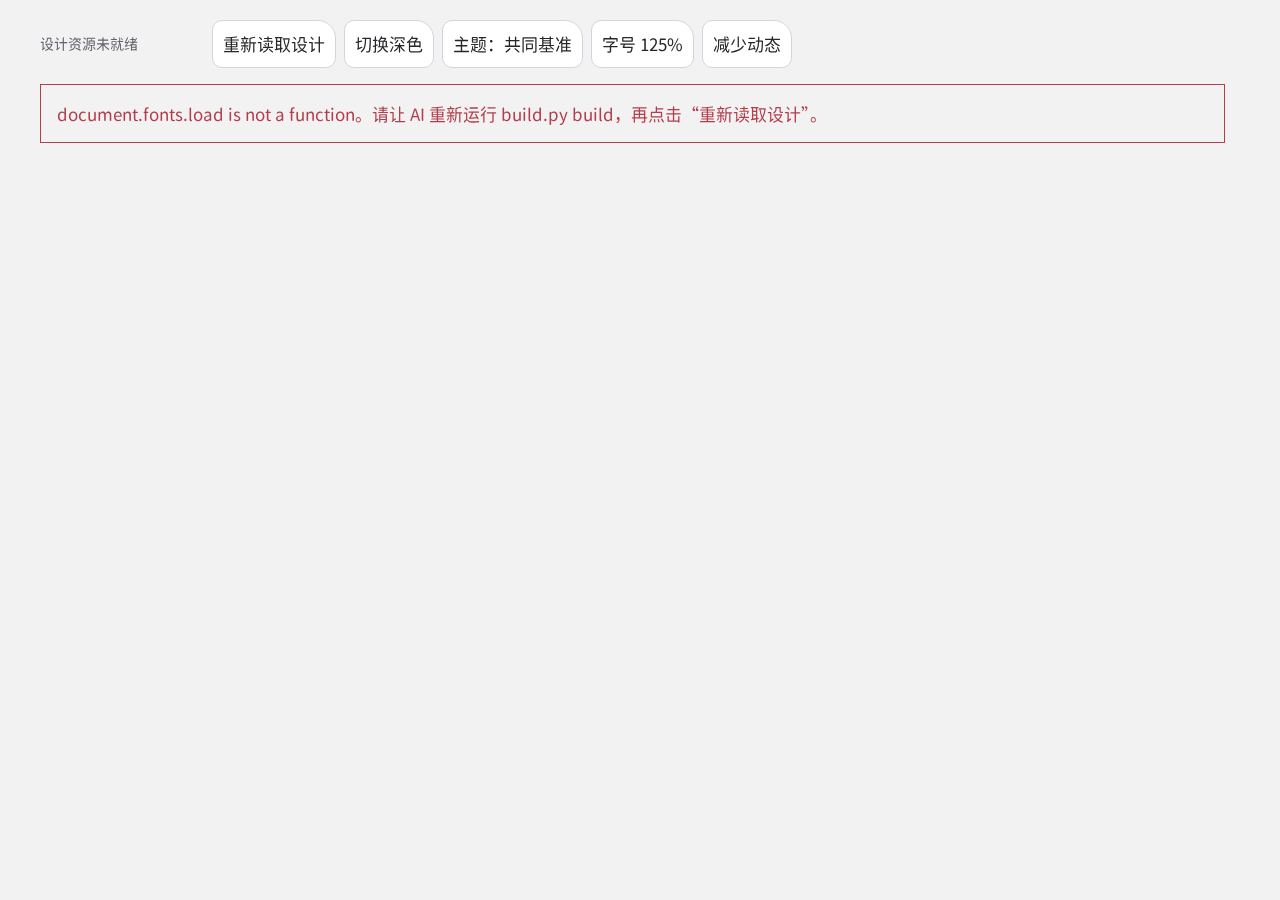
<file: plugins/huanianji-design/skills/huanianji-design/foundation/web/index.html>
<!doctype html>
<html lang="zh-CN" data-profile="baseline" data-theme="light">
<head><meta charset="utf-8"><meta name="viewport" content="width=device-width,initial-scale=1"><meta name="color-scheme" content="light dark"><title>华年集 · 共同基础 / Web</title><link rel="icon" href="data:,"><link id="tokens" rel="stylesheet"><link rel="stylesheet" href="app.css"><script type="module" src="app.js"></script></head>
<body>
<div class="shell">
  <nav class="toolbar" aria-label="样张设置"><span id="source-status" role="status">正在读取共同源…</span><button id="reload"><span class="surface">重新读取设计</span></button><button id="mode"><span class="surface">切换深色</span></button><button id="profile"><span class="surface">强调色：靛蓝</span></button><button id="text-scale"><span class="surface">字号 125%</span></button><button id="reduce" aria-pressed="false"><span class="surface">减少动态</span></button></nav>
  <p id="design-error" role="alert" hidden></p>
  <main class="card" id="sample" hidden>
    <header><div><h1 data-copy="Title"></h1><p class="muted" data-copy="Subtitle"></p></div><button id="bell" aria-label="提醒设置（本地演示）"><span class="surface"><span class="optical"><svg viewBox="0 0 24 24"><path d="M5 17h14l-1.8-3.1V9a5.2 5.2 0 0 0-10.4 0v4.9L5 17Zm5 3h4M12 2v2"/></svg></span></span></button></header>
    <div class="tabs"><div class="tab-row" role="tablist" aria-label="直播阶段"><div class="plate" aria-hidden="true"></div><button id="tab0" role="tab" aria-selected="true"><span class="surface" data-copy="Tab0"></span></button><button id="tab1" role="tab" aria-selected="false" tabindex="-1"><span class="surface" data-copy="Tab1"></span></button><button id="tab2" role="tab" aria-selected="false" tabindex="-1"><span class="surface" data-copy="Tab2"></span></button></div></div>
    <label class="topic"><span data-copy="TopicLabel"></span><input id="topic" type="text" autocomplete="off" placeholder="输入今晚的话题"></label>
    <label class="checkrow"><input id="check" type="checkbox" checked><span class="check-art" aria-hidden="true"><svg viewBox="0 0 28 28"><path d="M7 14 12 19 22 8" pathLength="1"/></svg></span><span data-copy="ReadyCheck"></span></label>
    <section class="frame"><div class="frame-head"><span data-copy="FrameTitle"></span><button id="expand" aria-expanded="false" aria-controls="reveal"><span class="surface"><span class="caption">展开设置</span><svg class="chevron" viewBox="0 0 16 16"><path d="m4 6 4 4 4-4"/></svg></span></button></div>
      <div class="scene" aria-label="画面布局示意"><div class="preview" data-copy="SceneLabel"></div><div class="side" aria-hidden="true"><i></i><i></i><i></i></div></div>
      <div id="reveal" inert><div class="settings"><label for="parameter" class="muted">参数调节 <output id="parameter-value">68%</output></label><input id="parameter" type="range" min="0" max="100" value="68" disabled></div></div>
    </section>
    <button id="action"><span class="surface" data-copy="Action"></span></button><p id="action-note" class="muted" data-copy="ActionNote"></p>
    <div class="states"><span class="success" data-copy="SuccessState"></span><span class="warning" data-copy="WarningState"></span><span class="error" data-copy="ErrorState"></span><span class="numbers muted" data-copy="Numbers"></span></div>
    <footer class="muted"><span data-copy="Signature"></span><span data-copy="FontSample"></span></footer>
  </main>
</div>
</body></html>
</file>
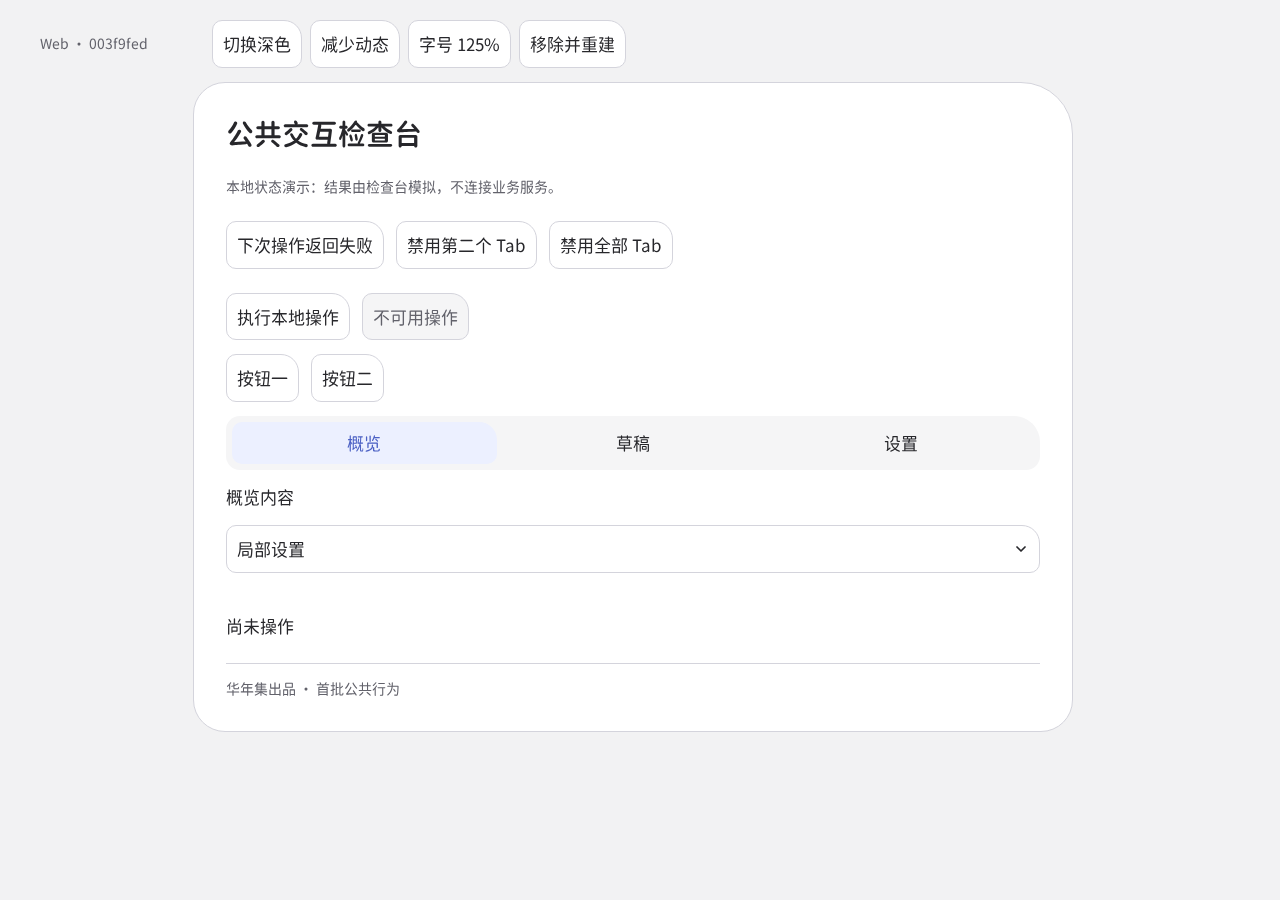
<file: plugins/huanianji-design/skills/huanianji-design/foundation/web/controls.html>
<!doctype html>
<html lang="zh-CN" data-profile="management" data-theme="light">
<head><meta charset="utf-8"><meta name="viewport" content="width=device-width,initial-scale=1"><title>华年集 · 公共交互检查台</title><link rel="icon" href="data:,"><link id="tokens" rel="stylesheet"><link rel="stylesheet" href="app.css"><style>.lab{gap:24px}.lab-row{display:flex;gap:12px;flex-wrap:wrap}.lab-panel{display:grid;gap:16px;padding:0}#mount{display:flex;flex-direction:column;gap:var(--hj-space-group)}#lab-toggle .surface{justify-content:space-between}.lab-input{font:inherit;padding:10px;border:1px solid var(--hj-line);border-radius:var(--hj-radius-small);background:var(--hj-soft);color:var(--hj-ink)}.lab-region{height:0}.lab-inner{padding:0}.lab-inner label{display:grid;gap:8px}.lab-output{min-height:26px}.lab-help{color:var(--hj-muted);font-size:var(--hj-font-small)}.lab .tabs{align-self:stretch}</style><script type="module" src="controls-lab.js"></script></head>
<body><div class="shell"><nav class="toolbar" aria-label="检查台设置"><span id="source-status">正在读取共同源…</span><button id="mode"><span class="surface">切换深色</span></button><button id="reduce" aria-pressed="false"><span class="surface">减少动态</span></button><button id="scale"><span class="surface">字号 125%</span></button><button id="remount"><span class="surface">移除并重建</span></button></nav>
<main class="card lab"><h1>公共交互检查台</h1><p class="lab-help">本地状态演示：结果由检查台模拟，不连接业务服务。</p><div id="conditions" class="lab-row" role="group" aria-label="测试条件"><button id="fail-next" aria-pressed="false"><span class="surface">下次操作返回失败</span></button><button id="disable-tab" aria-pressed="false"><span class="surface">禁用第二个 Tab</span></button><button id="disable-all" aria-pressed="false"><span class="surface">禁用全部 Tab</span></button></div><div id="mount"></div><p id="result" class="lab-output" role="status">尚未操作</p><footer class="muted">华年集出品 · 首批公共行为</footer></main></div></body></html>
</file>
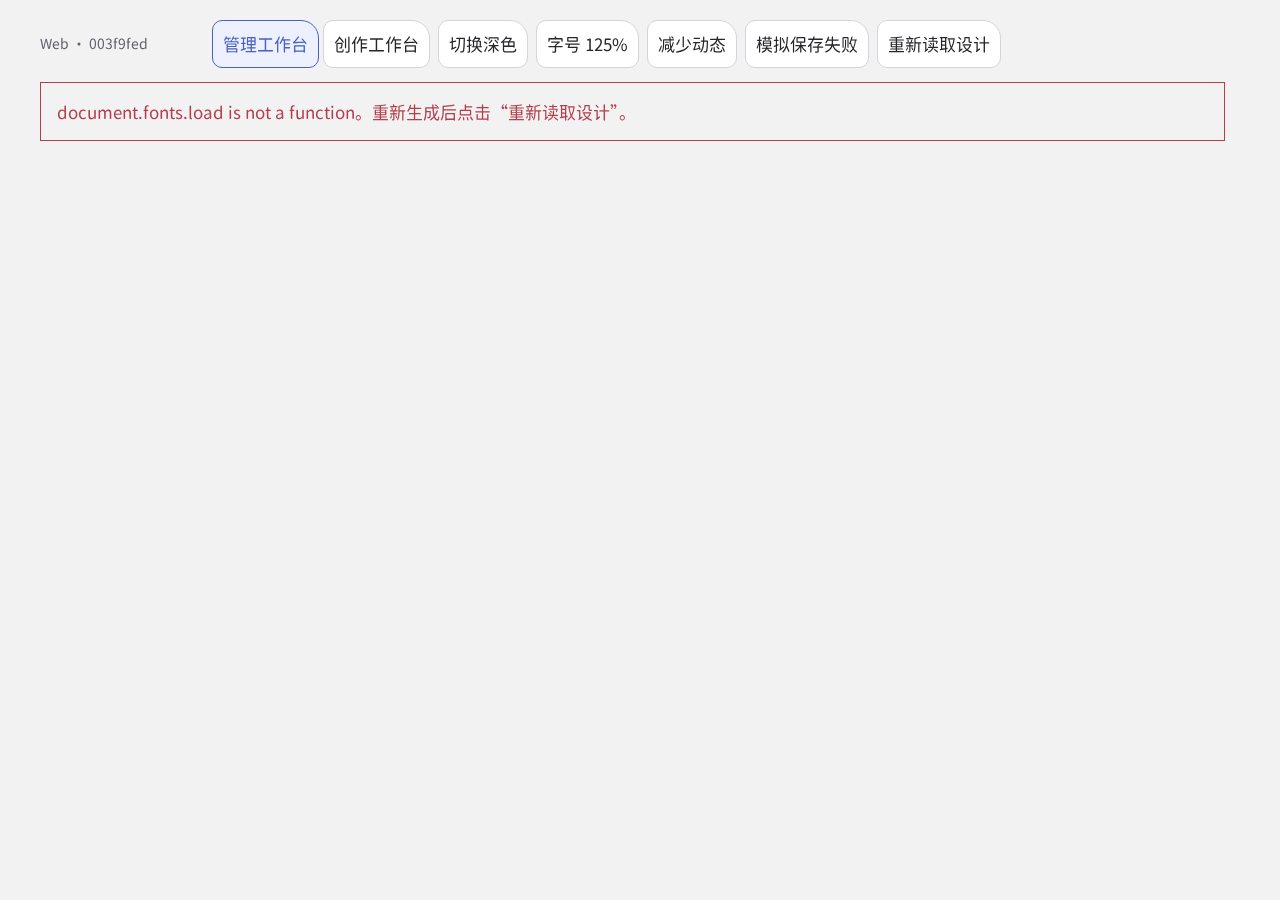
<file: plugins/huanianji-design/skills/huanianji-design/foundation/web/fragments.html>
<!doctype html>
<html lang="zh-CN" data-profile="management" data-theme="light">
<head><meta charset="utf-8"><meta name="viewport" content="width=device-width,initial-scale=1"><meta name="color-scheme" content="light dark"><title>华年集 · 管理与创作工作台</title><link rel="icon" href="data:,"><link id="tokens" rel="stylesheet"><link rel="stylesheet" href="app.css"><link rel="stylesheet" href="fragments.css"><link rel="stylesheet" href="../components/web/dynamic-icon.css"><link rel="stylesheet" href="../components/web/inputs.css"><script type="module" src="fragments.js"></script></head>
<body><div class="shell fragments">
  <nav class="toolbar" aria-label="工作台预览设置"><span id="source-status" role="status">正在读取共同源…</span><div class="direction-tabs" role="group" aria-label="界面方向"><button id="management-view" aria-pressed="true"><span class="surface">管理工作台</span></button><button id="creative-view" aria-pressed="false"><span class="surface">创作工作台</span></button></div><button id="mode"><span class="surface">切换深色</span></button><button id="text-scale"><span class="surface">字号 125%</span></button><button id="reduce" aria-pressed="false"><span class="surface">减少动态</span></button><button id="simulate-failure" aria-pressed="false"><span class="surface">模拟保存失败</span></button><button id="reload"><span class="surface">重新读取设计</span></button></nav>
  <p id="design-error" role="alert" hidden></p>
  <main id="workspace" class="workspace" hidden>
    <section id="management" aria-labelledby="management-title">
      <header class="workspace-head"><div><h1 id="management-title">今晚的开播安排</h1><p class="muted">先把小事安排好，再安心迎接每一场直播。</p></div><button id="attention-action" class="primary"><span class="surface"><span id="reminder-icon"></span><span>查看待确认</span></span></button></header>
      <div class="roster-tools"><label class="search"><span class="sr-only">搜索主播或场次</span><input id="query" type="search" placeholder="搜索主播或场次" autocomplete="off"></label><div id="status-filters" class="filter-group" role="group" aria-label="开播状态筛选"></div></div>
      <div class="management-grid"><section class="roster-region" aria-label="主播名单"><div class="region-caption"><h2>主播名单</h2><span id="result-count" class="muted" role="status"></span></div><div class="table-scroll"><table><thead><tr><th scope="col">主播</th><th scope="col">开播时段</th><th scope="col">状态</th><th scope="col">准备</th></tr></thead><tbody id="roster-body"></tbody></table></div><p id="roster-empty" class="empty" hidden>没有符合条件的主播。试试其他关键词或状态。</p></section>
      <aside id="detail" class="detail" aria-label="主播准备详情"><div id="detail-content"><div class="detail-heading"><div><p class="muted">开播准备</p><h2 id="detail-name"></h2></div><span id="detail-status" class="status-label"></span></div><dl class="detail-facts"><div><dt>时段</dt><dd id="detail-slot"></dd></div><div><dt>内容</dt><dd id="detail-topic"></dd></div></dl><button id="microphone" aria-pressed="true"><span class="surface"><span id="microphone-icon"></span><span id="microphone-label">麦克风开启</span></span></button><div class="region-caption"><h3>准备事项</h3><span id="ready-count" class="muted" aria-live="polite"></span></div><div id="detail-checks"></div><button id="note-toggle" aria-expanded="false" aria-controls="note-region"><span class="surface"><span>展开开播备注</span><span class="note-chevron"></span></span></button><div id="note-region" class="note-region" inert><div class="note-inner"><label for="note" class="muted">开播备注</label><textarea id="note" rows="3" disabled></textarea><button id="save-note" class="primary"><span class="surface">保存备注</span></button><p id="note-message" class="muted" role="status"></p></div></div></div><p id="detail-empty" class="empty" hidden>选择一位主播，查看准备事项。</p></aside></div>
    </section>
    <section id="creative" aria-labelledby="creative-title" hidden>
      <header class="workspace-head"><div><h1 id="creative-title">给直播间换一点新鲜感</h1><p class="muted">选一份素材，在预览里找到合适的位置和轻重。</p></div><span class="content-label">素材预览</span></header>
      <div class="creative-grid"><section class="preview-column" aria-label="素材与预览"><div class="preview-heading"><h2 id="asset-title"></h2><span class="muted">1280 × 720</span></div><div id="canvas" class="canvas-view" role="img" aria-label="素材预览画布"><img id="art" alt=""></div><div class="library-heading"><h3>选择素材</h3><div id="category-filters" class="filter-group" role="group" aria-label="素材分类"></div></div><div id="asset-strip" class="asset-strip"></div></section>
      <aside class="inspector" aria-label="预览参数"><div><p class="muted">当前素材</p><h2 id="inspector-name"></h2><p id="asset-description" class="muted"></p></div><div class="param"><label for="zoom">缩放 <output id="zoom-value">100%</output></label><input id="zoom" type="range" min="50" max="140" value="100"></div><div class="param"><label for="opacity">透明度 <output id="opacity-value">100%</output></label><input id="opacity" type="range" min="0" max="100" value="100"></div><button id="reset-preview"><span class="surface">重置预览</span></button><p id="preview-status" class="muted" role="status">默认预览</p><p class="muted inspector-note">参数只影响这里的预览，原素材保持不变。</p></aside></div>
    </section>
    <footer class="muted"><span>华年集出品</span><span id="disclaimer"></span><span>本地状态演示 · 不连接麦克风设备或业务服务</span></footer>
  </main>
</div></body></html>
</file>
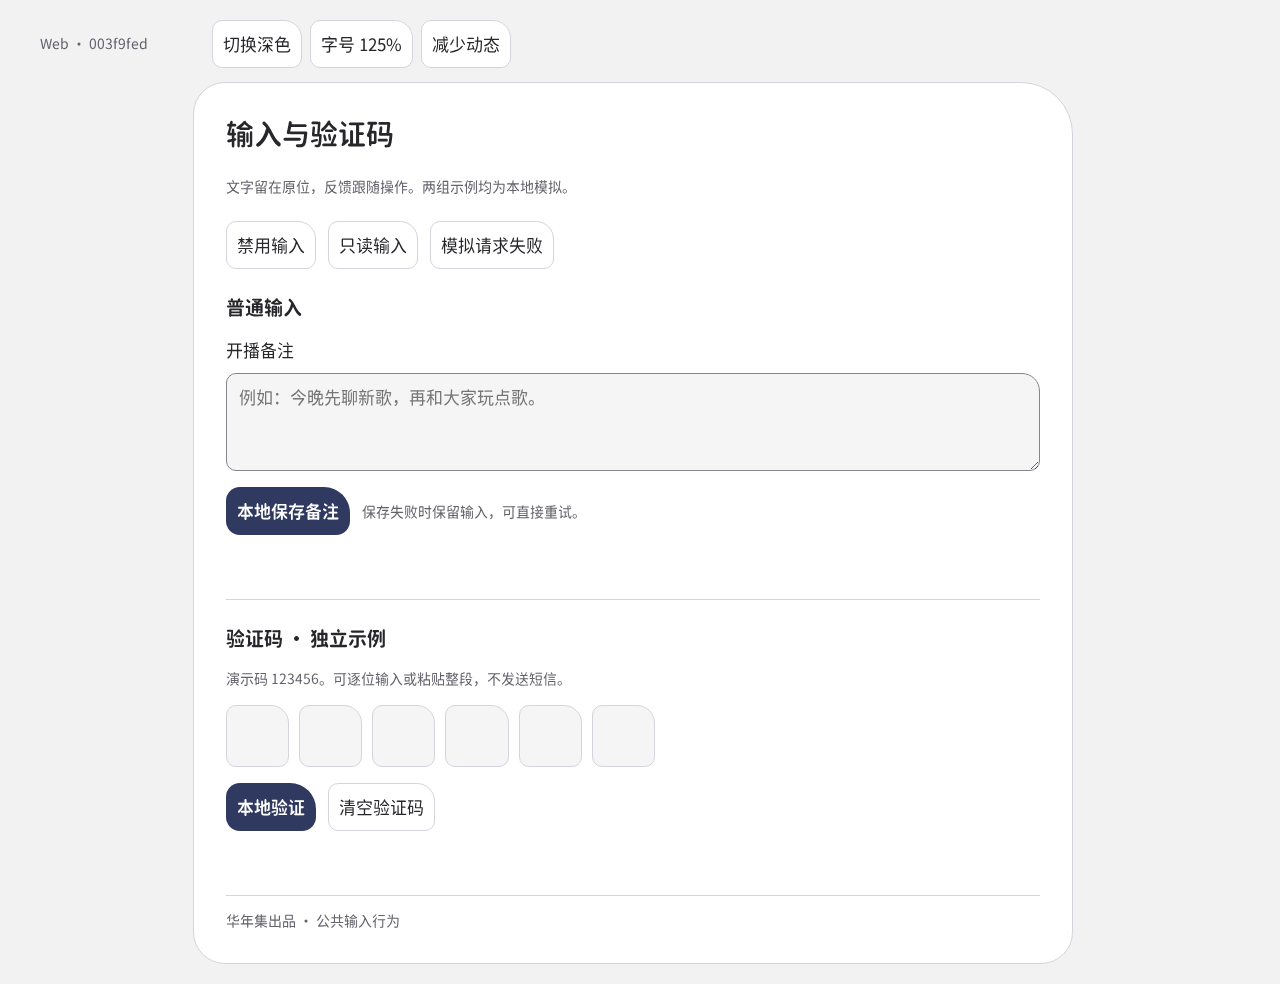
<file: plugins/huanianji-design/skills/huanianji-design/foundation/web/inputs.html>
<!doctype html>
<html lang="zh-CN" data-profile="management" data-theme="light"><head><meta charset="utf-8"><meta name="viewport" content="width=device-width,initial-scale=1"><title>华年集 · 输入与验证码</title><link rel="icon" href="data:,"><link id="tokens" rel="stylesheet"><link rel="stylesheet" href="app.css"><link rel="stylesheet" href="../components/web/inputs.css"><style>
.input-lab{gap:24px}.input-lab section{display:grid;gap:16px;min-width:0}.input-lab h2{font-size:calc(var(--hj-font-section)*var(--text-scale,1));margin:0}.input-lab textarea{width:100%;min-height:96px;resize:vertical}.input-lab .row{display:flex;align-items:center;gap:12px;flex-wrap:wrap}.input-lab .message{min-height:24px;font-size:calc(var(--hj-font-small)*var(--text-scale,1));margin:0}.input-lab label{display:grid;gap:10px}.input-lab section+section{padding-top:24px;border-top:1px solid var(--hj-line)}.input-lab .muted{margin:0}.input-lab footer{font-size:var(--hj-font-small)}
</style><script type="module" src="inputs-lab.js"></script></head><body><div class="shell"><nav class="toolbar" aria-label="输入检查台设置"><span id="source-status">正在读取共同源…</span><button id="mode"><span class="surface">切换深色</span></button><button id="scale"><span class="surface">字号 125%</span></button><button id="reduce" aria-pressed="false"><span class="surface">减少动态</span></button></nav>
<main class="card input-lab"><h1>输入与验证码</h1><p class="muted">文字留在原位，反馈跟随操作。两组示例均为本地模拟。</p><div class="row" role="group" aria-label="输入状态"><button id="disabled" aria-pressed="false"><span class="surface">禁用输入</span></button><button id="readonly" aria-pressed="false"><span class="surface">只读输入</span></button><button id="fail-next" aria-pressed="false"><span class="surface">模拟请求失败</span></button></div>
<section aria-labelledby="note-title"><h2 id="note-title">普通输入</h2><label for="note">开播备注<textarea id="note" rows="3" placeholder="例如：今晚先聊新歌，再和大家玩点歌。"></textarea></label><div class="row"><button id="save-note" class="primary"><span class="surface">本地保存备注</span></button><span class="muted">保存失败时保留输入，可直接重试。</span></div><p id="note-message" class="message" role="status"></p></section>
<section aria-labelledby="otp-title"><h2 id="otp-title">验证码 · 独立示例</h2><p id="otp-help" class="muted">演示码 123456。可逐位输入或粘贴整段，不发送短信。</p><div id="otp" aria-label="六位验证码"></div><div class="row"><button id="verify" class="primary"><span class="surface">本地验证</span></button><button id="clear"><span class="surface">清空验证码</span></button></div><p id="otp-message" class="message" role="status"></p></section><footer class="muted">华年集出品 · 公共输入行为</footer></main></div></body></html>
</file>
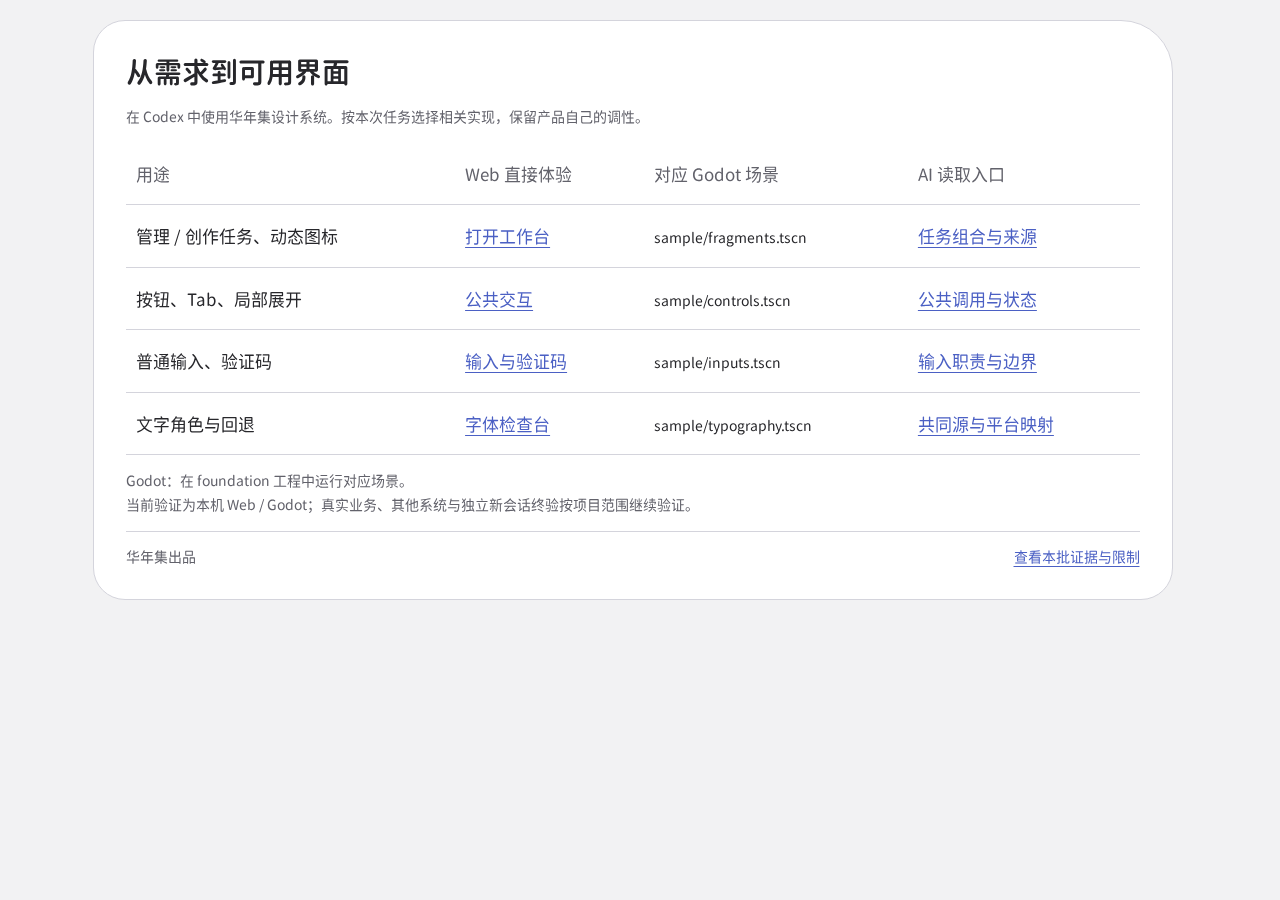
<file: plugins/huanianji-design/skills/huanianji-design/foundation/web/showcase.html>
<!doctype html><html lang="zh-CN" data-profile="management" data-theme="light"><head><meta charset="utf-8"><meta name="viewport" content="width=device-width,initial-scale=1"><title>华年集 · 设计系统使用入口</title><link rel="icon" href="data:,"><link id="tokens" rel="stylesheet"><link rel="stylesheet" href="app.css"><style>.card{max-width:1080px}table{width:100%;border-collapse:collapse}th,td{text-align:left;padding:18px 10px;border-bottom:1px solid var(--hj-line);vertical-align:top}th{font-weight:400;color:var(--hj-muted)}a{color:var(--hj-accent);text-underline-offset:4px}code{font:inherit;font-size:14px;overflow-wrap:anywhere}.scroll{overflow:auto}p{line-height:1.7}</style></head><body><main class="shell"><section class="card"><h1>从需求到可用界面</h1><p class="muted">在 Codex 中使用华年集设计系统。按本次任务选择相关实现，保留产品自己的调性。</p><div class="scroll"><table><thead><tr><th>用途</th><th>Web 直接体验</th><th>对应 Godot 场景</th><th>AI 读取入口</th></tr></thead><tbody><tr><td>管理 / 创作任务、动态图标</td><td><a href="fragments.html">打开工作台</a></td><td><code>sample/fragments.tscn</code></td><td><a href="../../references/combined-workflows.md">任务组合与来源</a></td></tr><tr><td>按钮、Tab、局部展开</td><td><a href="controls.html">公共交互</a></td><td><code>sample/controls.tscn</code></td><td><a href="../../references/components-first-batch.md">公共调用与状态</a></td></tr><tr><td>普通输入、验证码</td><td><a href="inputs.html">输入与验证码</a></td><td><code>sample/inputs.tscn</code></td><td><a href="../../references/components-inputs.md">输入职责与边界</a></td></tr><tr><td>文字角色与回退</td><td><a href="typography.html">字体检查台</a></td><td><code>sample/typography.tscn</code></td><td><a href="../../references/shared-foundation.md">共同源与平台映射</a></td></tr></tbody></table></div><p class="muted">Godot：在 foundation 工程中运行对应场景。<br>当前验证为本机 Web / Godot；真实业务、其他系统与独立新会话终验按项目范围继续验证。</p><footer class="muted"><span>华年集出品</span><a href="../../validation/phase3/合批验收记录.md">查看本批证据与限制</a></footer></section></main><script type="module">const m=await(await fetch('../generated/manifest.json',{cache:'no-store'})).json();document.getElementById('tokens').href='../'+m.bundle+'/tokens.css';</script></body></html>
</file>
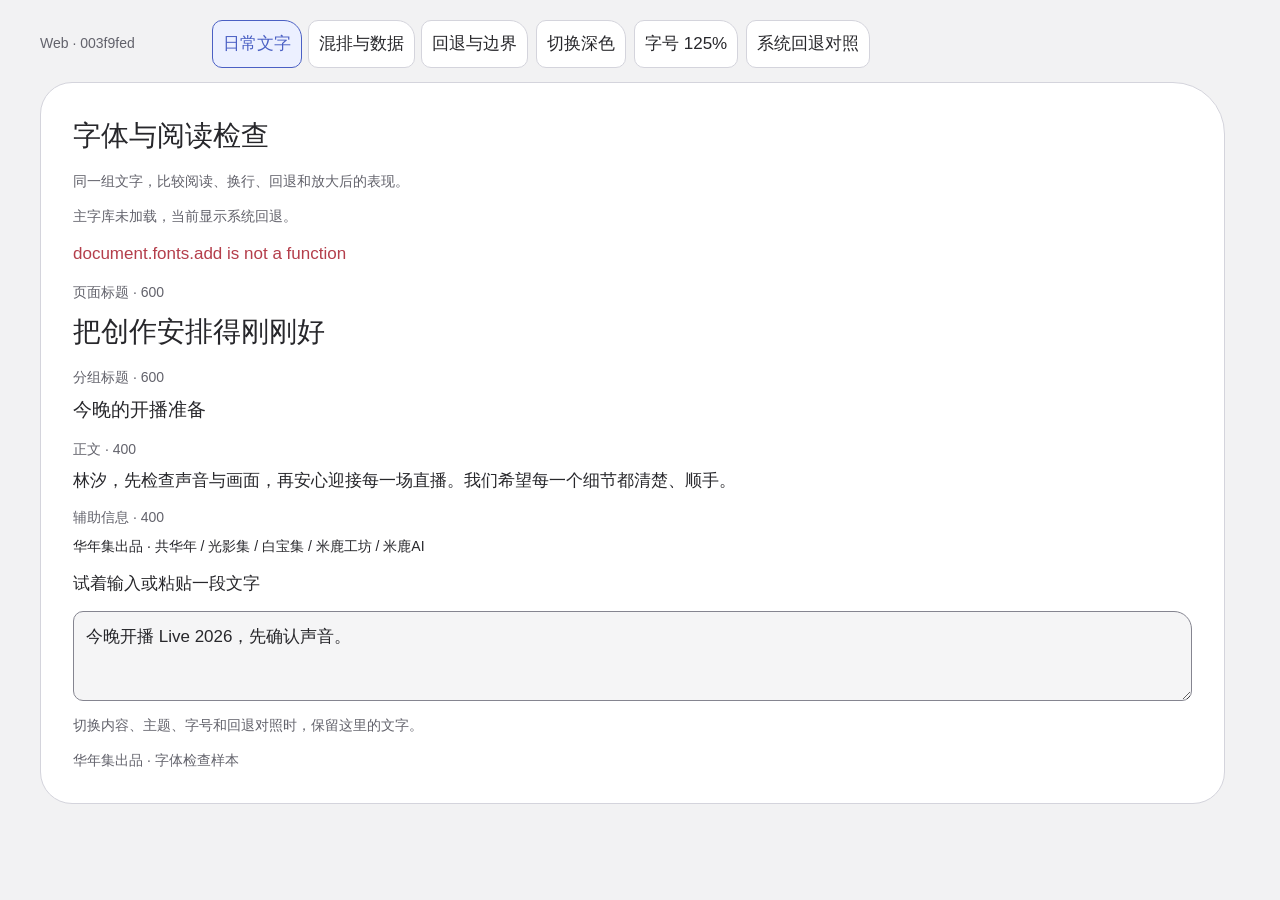
<file: plugins/huanianji-design/skills/huanianji-design/foundation/web/typography.html>
<!doctype html>
<html lang="zh-CN" data-profile="management" data-theme="light">
<head><meta charset="utf-8"><meta name="viewport" content="width=device-width,initial-scale=1"><meta name="color-scheme" content="light dark"><title>华年集 · 字体与阅读检查</title><link rel="icon" href="data:,"><link id="tokens" rel="stylesheet"><link rel="stylesheet" href="app.css"><link rel="stylesheet" href="typography.css"><script type="module" src="typography.js"></script></head>
<body><div class="shell type-shell">
  <nav class="toolbar" aria-label="字体检查设置"><span id="source-status" role="status">正在读取字库…</span><div id="groups" class="type-groups" role="group" aria-label="检查内容"></div><button id="mode"><span class="surface">切换深色</span></button><button id="scale"><span class="surface">字号 125%</span></button><button id="fallback" aria-pressed="false"><span class="surface">系统回退对照</span></button></nav>
  <main class="type-workspace"><header><div><h1>字体与阅读检查</h1><p class="muted">同一组文字，比较阅读、换行、回退和放大后的表现。</p></div></header><p id="font-status" class="font-status" role="status">正在加载主字库。</p><p id="error" role="alert" hidden></p><div id="samples"></div>
    <section class="data-sample" id="data-sample" hidden><h2>稳定对齐的数据</h2><div class="number-row"><span>开播时段</span><span>19:30—22:00</span></div><div class="number-row"><span>连续数字</span><span>0123456789</span></div><div class="number-row digit-row" aria-label="等宽数字检查"><span>单个数字</span><span id="digits"></span></div></section>
    <section class="type-input"><label for="draft">试着输入或粘贴一段文字</label><textarea id="draft" rows="2"></textarea><p class="muted">切换内容、主题、字号和回退对照时，保留这里的文字。</p></section><footer class="muted">华年集出品 · 字体检查样本</footer>
  </main>
</div><script type="application/json" id="font-metrics">{}</script></body></html>
</file>
<file: plugins/huanianji-design/skills/huanianji-design/foundation/web/app.css>
@import url("../components/web/controls.css");
/* 平台排布与状态映射；共同字体/颜色/形状/空间/时长均从生成 CSS 读取。 */
*{box-sizing:border-box}html{scrollbar-gutter:stable}body{margin:0;background:var(--hj-page,#f2f2f3);color:var(--hj-ink,#27272b);font:var(--hj-font-weight,400) calc(var(--hj-font-body,17px)*var(--text-scale,1))/var(--hj-line-height,1.5) var(--hj-font-family,'Huanianji UI',sans-serif)}button,input{font:inherit;color:inherit}[hidden]{display:none!important}svg{display:block;flex-shrink:0;fill:none;stroke:currentColor;stroke-width:1.7;stroke-linecap:round;stroke-linejoin:round}.shell{padding:20px var(--hj-space-page-large,40px)}.toolbar{display:flex;align-items:center;flex-wrap:wrap;gap:var(--hj-space-tight,8px);margin-bottom:var(--hj-space-group,16px)}#source-status{font-size:calc(var(--hj-font-small)*var(--text-scale,1));color:var(--hj-muted);margin-right:12px;min-width:152px}#design-error{border:1px solid var(--hj-error,#b43e4b);padding:16px;color:var(--hj-error,#b43e4b)}.card{max-width:880px;margin-inline:auto;padding:var(--hj-space-panel);border:1px solid var(--hj-line);border-radius:var(--hj-radius-panel);background:var(--hj-paper);display:flex;flex-direction:column;gap:var(--hj-space-group)}header{display:flex;align-items:start;justify-content:space-between;gap:var(--hj-space-group)}h1{margin:0;font-size:calc(var(--hj-font-title)*var(--text-scale,1));font-weight:var(--hj-heading-weight);line-height:1.35}p{margin:0}.muted{color:var(--hj-muted);font-size:calc(var(--hj-font-small)*var(--text-scale,1))}header p{margin-top:4px}#bell{flex-shrink:0}#bell .surface{width:46px;height:46px;padding:10px}.optical{translate:var(--hj-optical-bell-x) 0}.optical svg{width:24px;height:24px;transform-origin:50% 12.5%}.topic{display:flex;flex-direction:column;gap:var(--hj-space-tight)}input[type="text"]{width:100%;min-height:44px;border:1px solid var(--hj-control-line);border-radius:var(--hj-radius-small);background:var(--hj-soft);padding:12px;min-width:0}.checkrow{position:relative;display:flex;align-items:center;gap:12px;padding:10px;min-height:48px;border-radius:var(--hj-radius-small);cursor:pointer}.checkrow:hover{background:var(--hj-soft)}.checkrow input{position:absolute;width:1px;height:1px;opacity:0}.check-art{display:block;width:28px;height:28px;flex-shrink:0;border:1px solid var(--hj-control-line);border-radius:var(--hj-radius-check);background:var(--hj-soft);transform-origin:center}.check-art svg{width:28px;height:28px;stroke-width:2.2;color:var(--hj-action-ink)}.check-art path{translate:var(--hj-optical-check-x) 0;stroke-dasharray:1;stroke-dashoffset:1}.checkrow:has(input:checked) .check-art{background:var(--hj-action);border-color:var(--hj-action)}.checkrow:has(input:checked) path{stroke-dashoffset:0}.frame{border:1px solid var(--hj-line);border-radius:var(--hj-radius-frame);padding:var(--hj-space-frame);display:flex;flex-direction:column;gap:14px}.frame-head{display:flex;flex-wrap:wrap;align-items:center;justify-content:space-between;gap:var(--hj-space-tight)}#expand .surface{min-height:30px;padding:8px;border:0;background:transparent}#expand svg{width:16px;height:16px;color:var(--hj-muted)}#expand .caption{color:var(--hj-muted)}.scene{background:var(--hj-soft);border-radius:var(--hj-radius-small);padding:var(--hj-space-scene);min-height:106px;display:flex;gap:12px}.preview{flex:1;display:grid;place-items:center;min-width:0;border:1px solid var(--hj-line);background:var(--hj-wash);color:var(--hj-accent);border-radius:var(--hj-radius-micro);padding:10px}.side{width:110px;display:flex;flex-direction:column;gap:7px}.side i{display:block;min-height:16px;flex:1;border:1px solid var(--hj-line);border-radius:var(--hj-radius-micro);background:var(--hj-paper)}#reveal{height:0;overflow:hidden}.settings{display:grid;gap:8px}.settings input{height:34px;width:100%;margin:0;accent-color:var(--hj-accent)}#action{border-radius:var(--hj-radius-button);font-weight:var(--hj-heading-weight)}#action .surface{min-height:52px;padding:12px;border:0;background:var(--hj-action);color:var(--hj-action-ink)}#action:hover .surface{background:color-mix(in srgb,var(--hj-action),white 6%);color:var(--hj-action-ink)}#action:active .surface{background:var(--hj-action);color:var(--hj-action-ink)}#action-note{text-align:center;min-height:21px}.states{display:flex;flex-wrap:wrap;align-items:center;gap:18px;font-size:calc(var(--hj-font-small)*var(--text-scale,1))}.success{color:var(--hj-success)}.warning{color:var(--hj-warning)}.error{color:var(--hj-error)}.numbers{margin-left:auto;font-variant-numeric:tabular-nums}footer{display:flex;justify-content:space-between;gap:var(--hj-space-tight);padding-top:var(--hj-space-group);border-top:1px solid var(--hj-line)}@media(max-width:999px){.shell{padding-inline:var(--hj-space-page-small)}}@media(max-width:899px){.side{width:80px}}@media(max-width:560px){.card{padding:var(--hj-space-frame)}.frame-head{align-items:start}.scene{gap:var(--hj-space-tight)}.side{width:55px}footer{flex-wrap:wrap}}
</file>
<file: plugins/huanianji-design/skills/huanianji-design/foundation/web/fragments.css>
.fragments{--workspace-max:1200px}.workspace{max-width:var(--workspace-max);margin-inline:auto;border:1px solid var(--hj-line);border-radius:var(--hj-radius-panel);background:var(--hj-paper);padding:var(--hj-space-panel)}.workspace-head{align-items:center;margin-bottom:24px}.workspace-head p{margin-top:6px}.direction-tabs{display:flex;gap:4px}.primary{font-weight:var(--hj-heading-weight);border-radius:var(--hj-radius-button)}.primary .surface{padding-inline:18px}.roster-tools{display:flex;align-items:center;gap:16px;margin-bottom:24px;flex-wrap:wrap}.search{flex:1;min-width:200px;max-width:350px}input[type=search],textarea{width:100%;font:inherit;border:1px solid var(--hj-control-line);border-radius:var(--hj-radius-small);background:var(--hj-soft);color:var(--hj-ink);padding:10px 12px}.filter-group{display:flex;gap:6px;flex-wrap:wrap}.filter-group button .surface{min-height:36px;padding:7px 12px;font-size:calc(var(--hj-font-small)*var(--text-scale,1))}.management-grid{display:grid;grid-template-columns:minmax(0,1fr) 320px;gap:calc(var(--hj-space-group)*2);align-items:start}.region-caption,.preview-heading,.library-heading{display:flex;align-items:center;justify-content:space-between;gap:12px}.region-caption{margin-bottom:12px}.workspace h2{font-size:calc(var(--hj-font-section)*var(--text-scale,1));font-weight:var(--hj-heading-weight);margin:0}.workspace h3{font-size:calc(var(--hj-font-body)*var(--text-scale,1));font-weight:var(--hj-heading-weight);margin:0}.table-scroll{overflow-x:auto;border-top:1px solid var(--hj-line)}table{width:100%;border-collapse:separate;border-spacing:0;min-width:445px;text-align:left;font-variant-numeric:tabular-nums}th{font-size:calc(var(--hj-font-small)*var(--text-scale,1));font-weight:var(--hj-font-weight);color:var(--hj-muted);padding:13px 10px;border-bottom:1px solid var(--hj-line)}td{padding:12px 10px;border-bottom:1px solid var(--hj-line);vertical-align:middle}tbody tr{cursor:pointer;border-radius:var(--hj-radius-micro)}tbody tr:hover td{background:var(--hj-soft)}tbody tr.selected td{background:var(--hj-wash)}tbody td:first-child{border-top-left-radius:inherit;border-bottom-left-radius:inherit}tbody td:last-child{border-top-right-radius:inherit;border-bottom-right-radius:inherit}.roster-select{text-align:left;display:block;width:100%;border-radius:4px}.roster-select .name{display:block;color:var(--hj-ink)}.roster-select .topic-summary{display:block;max-width:205px;text-overflow:ellipsis;overflow:hidden;white-space:nowrap;font-size:calc(var(--hj-font-small)*var(--text-scale,1));color:var(--hj-muted);margin-top:3px}.slot{white-space:nowrap;font-size:calc(var(--hj-font-small)*var(--text-scale,1))}.status-label{font-size:calc(var(--hj-font-small)*var(--text-scale,1));white-space:nowrap}.status-label[data-role=warning]{color:var(--hj-warning)}.status-label[data-role=accent]{color:var(--hj-accent)}.status-label[data-role=muted]{color:var(--hj-muted)}.ready-cell{font-size:calc(var(--hj-font-small)*var(--text-scale,1));color:var(--hj-muted);white-space:nowrap}.detail,.inspector{border:1px solid var(--hj-line);border-radius:var(--hj-radius-frame);padding:var(--hj-space-frame);background:var(--hj-paper)}.detail-heading{display:flex;justify-content:space-between;gap:12px;align-items:center}.detail-heading h2{margin-top:4px}.detail-facts{margin:20px 0 24px;display:grid;gap:12px;font-size:calc(var(--hj-font-small)*var(--text-scale,1))}.detail-facts div{display:grid;grid-template-columns:32px minmax(0,1fr);gap:12px}.detail-facts dt{color:var(--hj-muted)}.detail-facts dd{margin:0}.detail .checkrow{gap:10px;padding:8px 0;align-items:center}.detail .checkrow>span:last-child{font-size:calc(var(--hj-font-small)*var(--text-scale,1));min-width:0}.detail .check-art{width:28px;height:28px}.detail .region-caption{gap:6px}.detail #note-toggle{margin-top:18px;width:100%}.detail #note-toggle .surface{justify-content:space-between;border:0;background:var(--hj-soft);font-size:calc(var(--hj-font-small)*var(--text-scale,1))}.note-chevron{width:16px;height:16px}.note-region{height:0;overflow:hidden}.note-inner{padding-top:12px;display:grid;gap:8px}textarea{resize:vertical;min-height:90px;font-size:calc(var(--hj-font-small)*var(--text-scale,1))}.empty{color:var(--hj-muted);padding:36px 12px;text-align:center}.workspace footer{margin-top:28px;align-items:center}.content-label{color:var(--hj-accent);white-space:nowrap}.creative-grid{display:grid;grid-template-columns:minmax(0,1fr) 248px;gap:calc(var(--hj-space-group) + var(--hj-space-tight)/2);align-items:start}.preview-heading{margin-bottom:14px}.canvas-view{height:355px;border-radius:var(--hj-radius-small);position:relative;overflow:hidden;display:grid;place-items:center;background-color:#eeeef1;background-image:linear-gradient(45deg,#dedee3 25%,transparent 25%),linear-gradient(-45deg,#dedee3 25%,transparent 25%),linear-gradient(45deg,transparent 75%,#dedee3 75%),linear-gradient(-45deg,transparent 75%,#dedee3 75%);background-size:32px 32px;background-position:0 0,0 16px,16px -16px,-16px 0}#art{width:70%;height:70%;object-fit:contain;display:block;transform-origin:center;pointer-events:none;filter:none}.library-heading{margin:24px 0 14px;flex-wrap:wrap}.asset-strip{display:grid;grid-template-columns:repeat(3,minmax(0,1fr));gap:12px;min-height:140px}.asset-choice{min-width:0;border-radius:var(--hj-radius-small)}.asset-choice .surface{height:100%;display:flex;flex-direction:column;align-items:stretch;padding:8px;gap:7px;text-align:left;background:var(--hj-soft)}.asset-choice img{width:100%;aspect-ratio:16/9;object-fit:contain;background:var(--hj-soft);border-radius:var(--hj-radius-micro)}.asset-choice .asset-name{font-size:calc(var(--hj-font-small)*var(--text-scale,1));padding:0 3px;overflow-wrap:anywhere}.asset-choice[aria-pressed=true] .surface{background:var(--hj-wash);border-color:var(--hj-accent)}.inspector{display:flex;flex-direction:column;gap:28px}.inspector h2{margin:5px 0 12px}.inspector p{line-height:1.65}.param label{display:flex;justify-content:space-between;align-items:center;margin-bottom:12px;gap:8px}.param output{color:var(--hj-accent);font-variant-numeric:tabular-nums}.param input{width:100%;margin:0;accent-color:var(--hj-accent);height:30px;display:block}.inspector-note{padding-top:12px;border-top:1px solid var(--hj-line)}.sr-only{position:absolute;width:1px;height:1px;padding:0;margin:-1px;clip-path:inset(50%);overflow:hidden;white-space:nowrap}@media(max-width:1050px){.management-grid{grid-template-columns:minmax(0,1fr)}.detail{max-width:none}.creative-grid{grid-template-columns:minmax(0,1fr)}.inspector{display:grid;grid-template-columns:1fr 1fr;align-items:start}.inspector>div:first-child{grid-column:1/-1}.inspector-note{grid-column:1/-1}.canvas-view{height:330px}}@media(max-width:620px){.workspace{padding:var(--hj-space-scene)}.workspace-head{align-items:start;flex-direction:column;gap:16px}.workspace h1{font-size:calc(var(--hj-font-title)*var(--text-scale,1))}.roster-tools{gap:12px}.search{max-width:none;min-width:0;flex-basis:100%}.filter-group{gap:4px}.filter-group button .surface{padding:6px 8px}.asset-strip{grid-template-columns:repeat(2,minmax(0,1fr))}.canvas-view{height:240px}.inspector{display:flex;align-items:stretch;padding:20px}.workspace footer{align-items:start;flex-direction:column}.detail{padding:20px}.direction-tabs{width:100%}}

textarea:focus-visible{outline:2px solid var(--hj-accent);outline-offset:3px}

#detail-content{transform-origin:50% 0}

.roster-select:focus-visible{outline:0}tbody tr:has(.roster-select:focus-visible){outline:2px solid var(--hj-accent);outline-offset:-2px}

/* 比较用数据及素材名称属于正文；说明和当前区域提示属于辅助信息。 */
.slot,#roster-body .status-label,.ready-cell,.asset-choice .asset-name{font-size:calc(var(--hj-font-body)*var(--text-scale,1))}
.content-label{font-size:calc(var(--hj-font-small)*var(--text-scale,1))}

/* 工作台只组织任务；按钮、输入和图标继续消费公共实现。 */
#attention-action .surface{gap:10px}#microphone{width:100%;margin:8px 0 20px}#microphone .surface{justify-content:center;gap:10px;min-height:44px;font-size:calc(var(--hj-font-small)*var(--text-scale,1))}#microphone[aria-pressed=true] .surface{background:var(--hj-wash);color:var(--hj-accent);border-color:var(--hj-accent)}#save-note{justify-self:start;min-width:140px}#note-message{min-height:44px;line-height:1.5}#note-message[data-status=error]{color:var(--hj-error)}#note-message[data-status=success]{color:var(--hj-success)}.workspace footer{flex-wrap:wrap}.workspace-head .primary{flex-shrink:0}#preview-status{color:var(--hj-muted)}

@media(max-width:1050px){.inspector{display:flex;align-items:stretch}.canvas-view{height:330px}}

/* 当前创作工作台与原生HFlow采用相同素材条规格；不是全产品卡片常数。 */
.asset-strip{display:flex;flex-wrap:wrap;align-items:start;min-height:142px}.asset-choice{flex:0 0 180px;width:180px;max-width:100%}.asset-choice .surface{height:142px;padding:7px;gap:6px}.asset-choice img{height:80px;aspect-ratio:auto}.asset-choice .asset-name{display:flex;align-items:center;justify-content:center;min-height:40px;padding:0;text-align:center}.library-heading{justify-content:flex-start}.library-heading h3{min-width:125px}#category-filters button .surface{min-height:40px;padding:8px 10px}.canvas-view{border-radius:0}#note{min-height:100px}

.library-heading{gap:8px;margin-top:20px;margin-bottom:20px}
</file>
<file: plugins/huanianji-design/skills/huanianji-design/foundation/components/web/dynamic-icon.css>
.hj-icon{display:inline-block;position:relative;flex:0 0 auto;width:24px;height:24px;pointer-events:none;vertical-align:middle}.hj-icon-glyph,.hj-icon-mark{position:absolute;inset:0;background:currentColor;mask:var(--hj-glyph) center/contain no-repeat}.hj-icon[data-kind="bell"]{translate:var(--hj-optical-bell-x) 0;transform-origin:50% 12.5%}.hj-icon[data-kind="direction"]{width:16px;height:16px}.hj-icon-mark{mask-image:var(--hj-mark)}
</file>
<file: plugins/huanianji-design/skills/huanianji-design/foundation/components/web/inputs.css>
:where(.hj-input){font:inherit;line-height:1.5}
.hj-input{box-sizing:border-box;border:1px solid var(--hj-control-line);border-radius:var(--hj-radius-small);background:var(--hj-soft);color:var(--hj-ink);padding:10px 12px;outline:none}
.hj-input:hover:not(:disabled){border-color:var(--hj-control-line)}.hj-input:focus{border-color:var(--hj-accent);box-shadow:0 0 0 1px var(--hj-accent);outline:none}
.hj-input:disabled{color:var(--hj-muted);cursor:not-allowed;opacity:.7}.hj-input[readonly]{color:var(--hj-muted)}.hj-input[data-input-status=error]{border-color:var(--hj-error)}.hj-input[data-input-status=error]:focus{box-shadow:0 0 0 1px var(--hj-error)}
[data-status=error]{color:var(--hj-error)}[data-status=success]{color:var(--hj-success)}
.hj-otp{display:grid;grid-template-columns:repeat(var(--otp-length),minmax(0,1fr));gap:var(--hj-space-code-gap);position:relative;isolation:isolate;width:min(100%,430px)}
.hj-otp-slot{position:relative;border:1px solid var(--hj-line);border-radius:var(--hj-radius-small);background:var(--hj-soft);min-width:0;overflow:hidden}
.hj-otp-slot input{box-sizing:border-box;width:100%;min-width:0;height:var(--hj-space-code-cell);border:0;padding:0;background:transparent;color:transparent;caret-color:transparent;border-radius:inherit;text-align:center;font:inherit;font-size:calc(var(--hj-font-section)*var(--text-scale,1));outline:none!important}
.hj-otp-slot input::selection{background:var(--hj-wash);color:transparent}.hj-otp-slot:has(input:disabled){opacity:.65}
.hj-otp-digit{position:absolute;inset:0;display:grid;place-items:center;pointer-events:none;font-size:calc(var(--hj-font-section)*var(--text-scale,1));font-variant-numeric:tabular-nums;transform-origin:center}
.hj-otp-slot:has(input:focus) .hj-otp-digit:empty:after{content:'';height:22px;width:2px;background:var(--hj-accent)}
.hj-otp-slot.composing input{color:var(--hj-ink);caret-color:var(--hj-accent)}.hj-otp-slot.composing .hj-otp-digit{visibility:hidden}
.hj-otp-focus{position:absolute;left:0;top:0;box-sizing:border-box;border:2px solid var(--hj-accent);border-radius:var(--hj-radius-small);z-index:2;pointer-events:none}
.hj-otp[data-input-status=error] .hj-otp-slot,.hj-otp[data-input-status=error] .hj-otp-focus{border-color:var(--hj-error)}.hj-otp[data-input-status=success] .hj-otp-slot,.hj-otp[data-input-status=success] .hj-otp-focus{border-color:var(--hj-success)}
@media(prefers-reduced-motion:reduce){.hj-input{transition:none}}
</file>
<file: plugins/huanianji-design/skills/huanianji-design/foundation/web/typography.css>
:root{--lab-font-family:sans-serif}body{font-family:var(--lab-font-family);font-synthesis:none}.type-shell{max-width:1280px;margin:auto}.type-groups{display:flex;gap:6px;flex-wrap:wrap}.type-workspace{border:1px solid var(--hj-line);border-radius:var(--hj-radius-panel);padding:var(--hj-space-panel);background:var(--hj-paper)}.font-status{margin:20px 0 12px;color:var(--hj-muted);font-size:calc(var(--hj-font-small)*var(--text-scale,1))}#error{color:var(--hj-error);margin-bottom:16px}.type-case{padding:18px 0;border-bottom:1px solid var(--hj-line)}.sample-caption{color:var(--hj-muted);font-size:calc(var(--hj-font-small)*var(--text-scale,1));margin-bottom:8px}.sample-text{margin:0;line-height:var(--hj-line-height);overflow-wrap:anywhere;white-space:pre-wrap}.type-case[data-role=title] .sample-text{font-size:calc(var(--hj-font-title)*var(--text-scale,1))}.type-case[data-role=section] .sample-text{font-size:calc(var(--hj-font-section)*var(--text-scale,1))}.type-case[data-role=body] .sample-text{font-size:calc(var(--hj-font-body)*var(--text-scale,1))}.type-case[data-role=small] .sample-text{font-size:calc(var(--hj-font-small)*var(--text-scale,1))}.sample-note{margin-top:8px;color:var(--hj-muted);font-size:calc(var(--hj-font-small)*var(--text-scale,1))}.data-sample{margin:22px 0}.data-sample h2{font-size:calc(var(--hj-font-section)*var(--text-scale,1));font-weight:var(--hj-heading-weight)}.number-row{display:flex;justify-content:space-between;gap:16px;padding:8px 0;font-variant-numeric:tabular-nums}.number-row>span:last-child{text-align:right}#digits{display:flex}#digits i{font-style:normal}.type-input{display:grid;gap:10px;margin-top:22px}.type-input textarea{width:100%;min-height:90px;resize:vertical;font:inherit;line-height:var(--hj-line-height);color:var(--hj-ink);background:var(--hj-soft);border:1px solid var(--hj-control-line);border-radius:var(--hj-radius-small);padding:12px}footer{margin-top:26px}@media(max-width:620px){.type-workspace{padding:var(--hj-space-scene)}.type-groups{width:100%}.toolbar button .surface{padding:8px}.number-row{flex-wrap:wrap}}
.number-row>span:last-child{font-family:var(--lab-data-font-family,inherit)}
/* 对照台沿用原生样本的连续文字分组，避免额外分隔线和留白干扰字体判断。 */
.type-workspace h1{line-height:var(--hj-line-height)}
.type-workspace header p{margin-top:14px}
.font-status{margin:14px 0}
#samples{display:grid;gap:14px}
.type-case{padding:0;border:0}
.type-input{margin-top:14px;gap:14px}
.type-workspace footer{margin-top:14px;padding:0;border:0}
</file>
